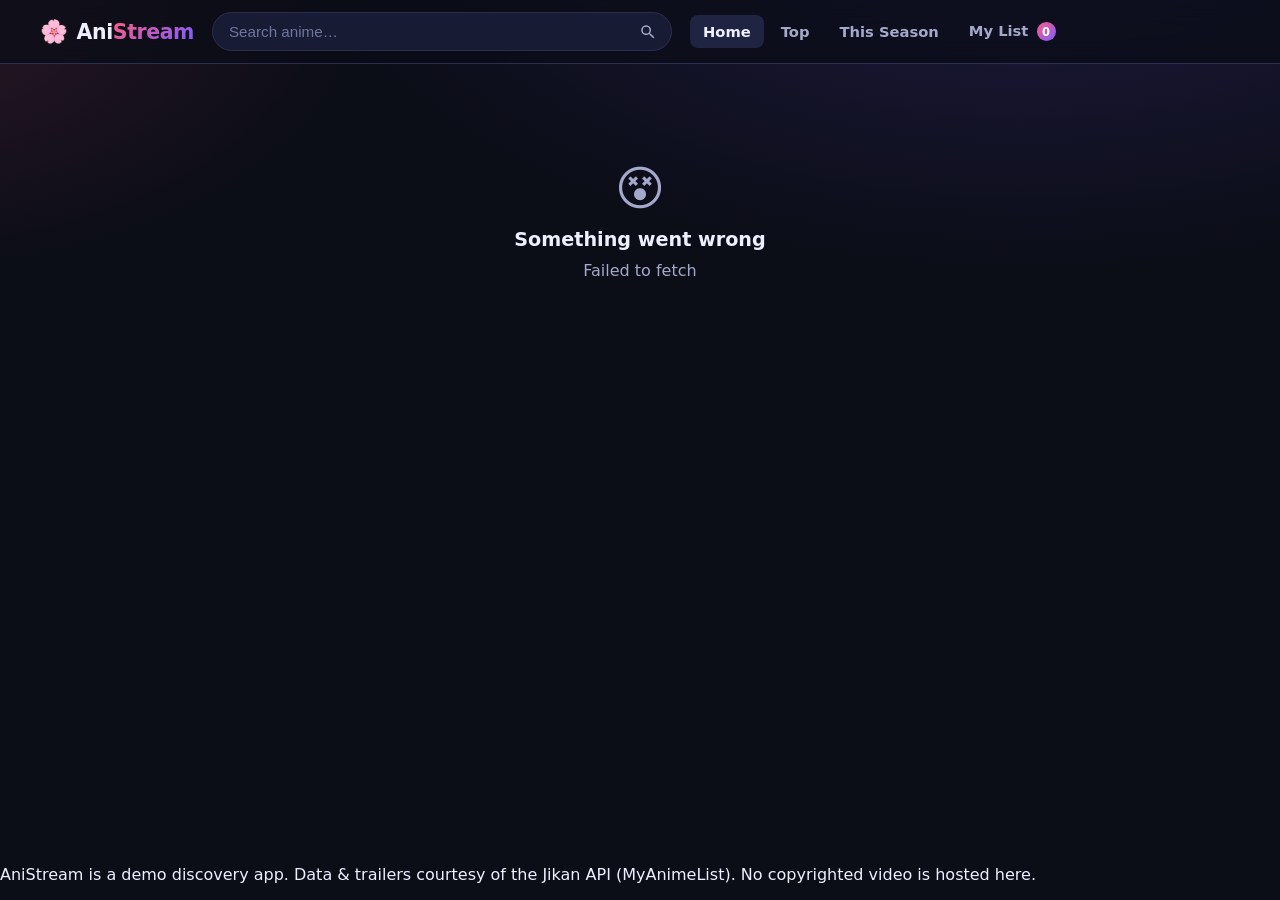
<file: index.html>
<!DOCTYPE html>
<html lang="en">
<head>
  <meta charset="UTF-8" />
  <meta name="viewport" content="width=device-width, initial-scale=1.0" />
  <meta name="description" content="AniStream — discover, explore, and track anime. Browse top and seasonal titles, watch trailers, and build your watchlist." />
  <title>AniStream — Discover & Track Anime</title>
  <link rel="preconnect" href="https://api.jikan.moe" />
  <link rel="icon" href="data:image/svg+xml,<svg xmlns='http://www.w3.org/2000/svg' viewBox='0 0 100 100'><text y='.9em' font-size='90'>🌸</text></svg>" />
  <link rel="stylesheet" href="styles.css" />
</head>
<body>
  <header class="site-header">
    <div class="header-inner">
      <a class="brand" href="#/" aria-label="AniStream home">
        <span class="brand-mark">🌸</span>
        <span class="brand-name">Ani<span>Stream</span></span>
      </a>

      <form class="search" role="search" id="search-form">
        <input
          type="search"
          id="search-input"
          name="q"
          placeholder="Search anime…"
          autocomplete="off"
          aria-label="Search anime"
        />
        <button type="submit" aria-label="Search">
          <svg viewBox="0 0 24 24" width="18" height="18" aria-hidden="true"><path fill="currentColor" d="M15.5 14h-.79l-.28-.27a6.5 6.5 0 1 0-.7.7l.27.28v.79l5 4.99L20.49 19l-4.99-5zm-6 0A4.5 4.5 0 1 1 14 9.5 4.5 4.5 0 0 1 9.5 14z"/></svg>
        </button>
      </form>

      <nav class="main-nav" aria-label="Primary">
        <a href="#/" data-nav="home">Home</a>
        <a href="#/top" data-nav="top">Top</a>
        <a href="#/season" data-nav="season">This Season</a>
        <a href="#/watchlist" data-nav="watchlist">My List <span class="badge" id="watchlist-count">0</span></a>
      </nav>

      <button class="nav-toggle" id="nav-toggle" aria-label="Toggle menu" aria-expanded="false">
        <span></span><span></span><span></span>
      </button>
    </div>
  </header>

  <main id="app" class="app">
    <!-- Views render here -->
  </main>

  <footer class="site-footer">
    <p>
      AniStream is a demo discovery app. Data &amp; trailers courtesy of the
      <a href="https://jikan.moe" target="_blank" rel="noopener">Jikan API</a>
      (MyAnimeList). No copyrighted video is hosted here.
    </p>
  </footer>

  <!-- Detail modal -->
  <div class="modal" id="modal" hidden>
    <div class="modal-backdrop" data-close></div>
    <div class="modal-panel" role="dialog" aria-modal="true" aria-labelledby="modal-title">
      <button class="modal-close" data-close aria-label="Close">&times;</button>
      <div class="modal-body" id="modal-body"><!-- detail --></div>
    </div>
  </div>

  <div class="toast" id="toast" role="status" aria-live="polite" hidden></div>

  <script src="app.js" defer></script>
</body>
</html>
</file>
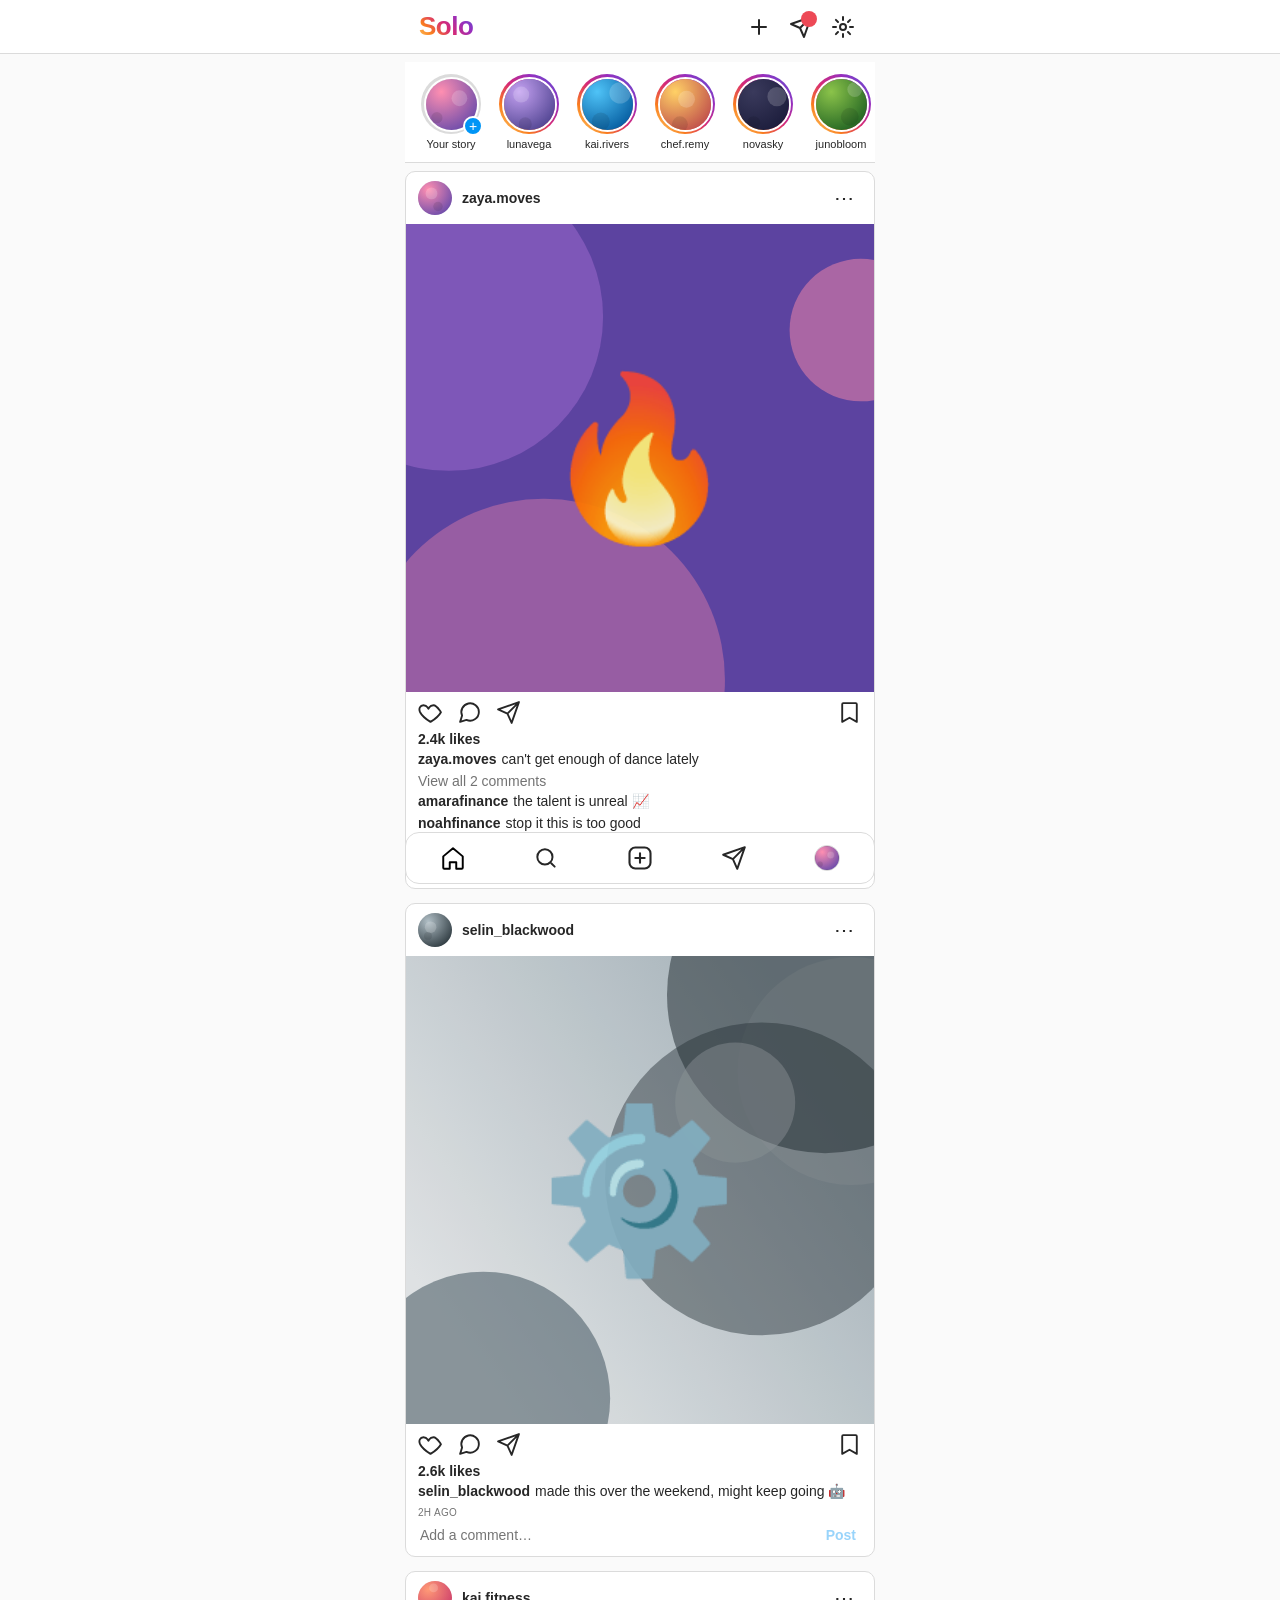
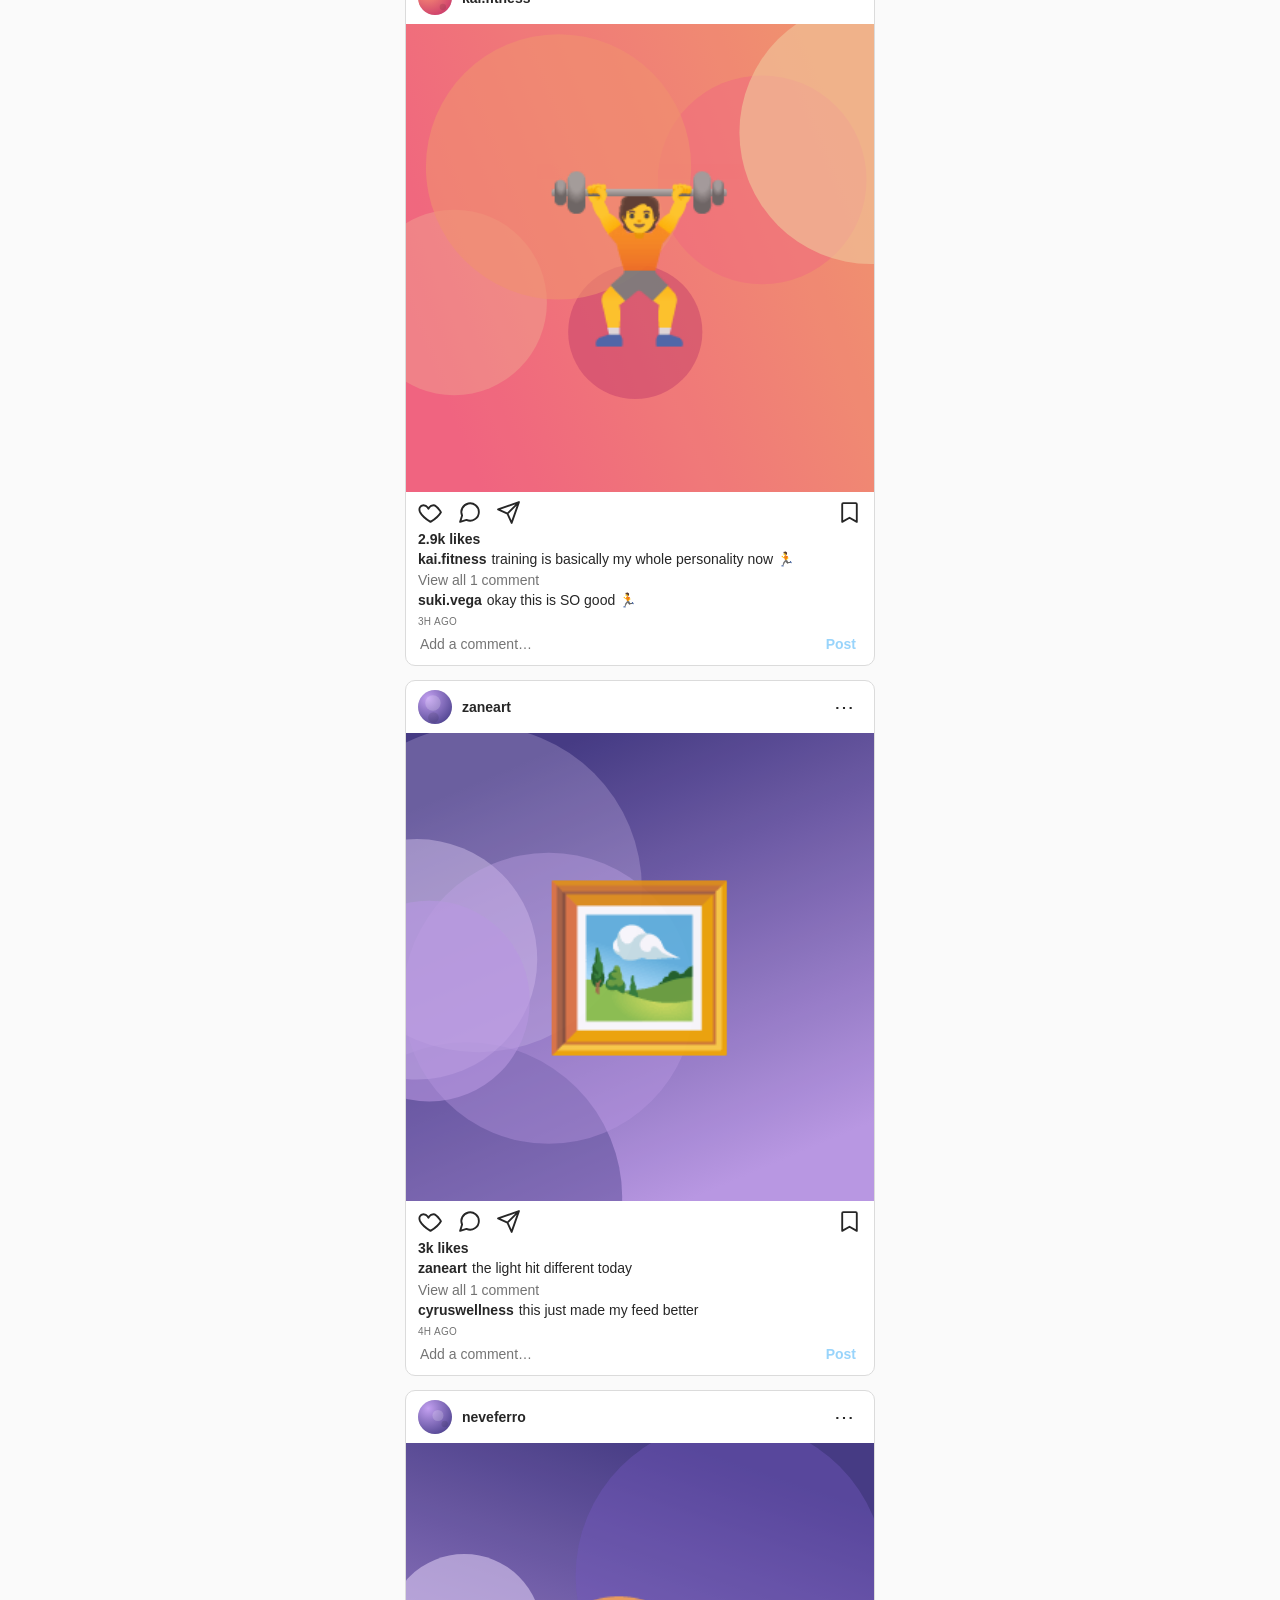
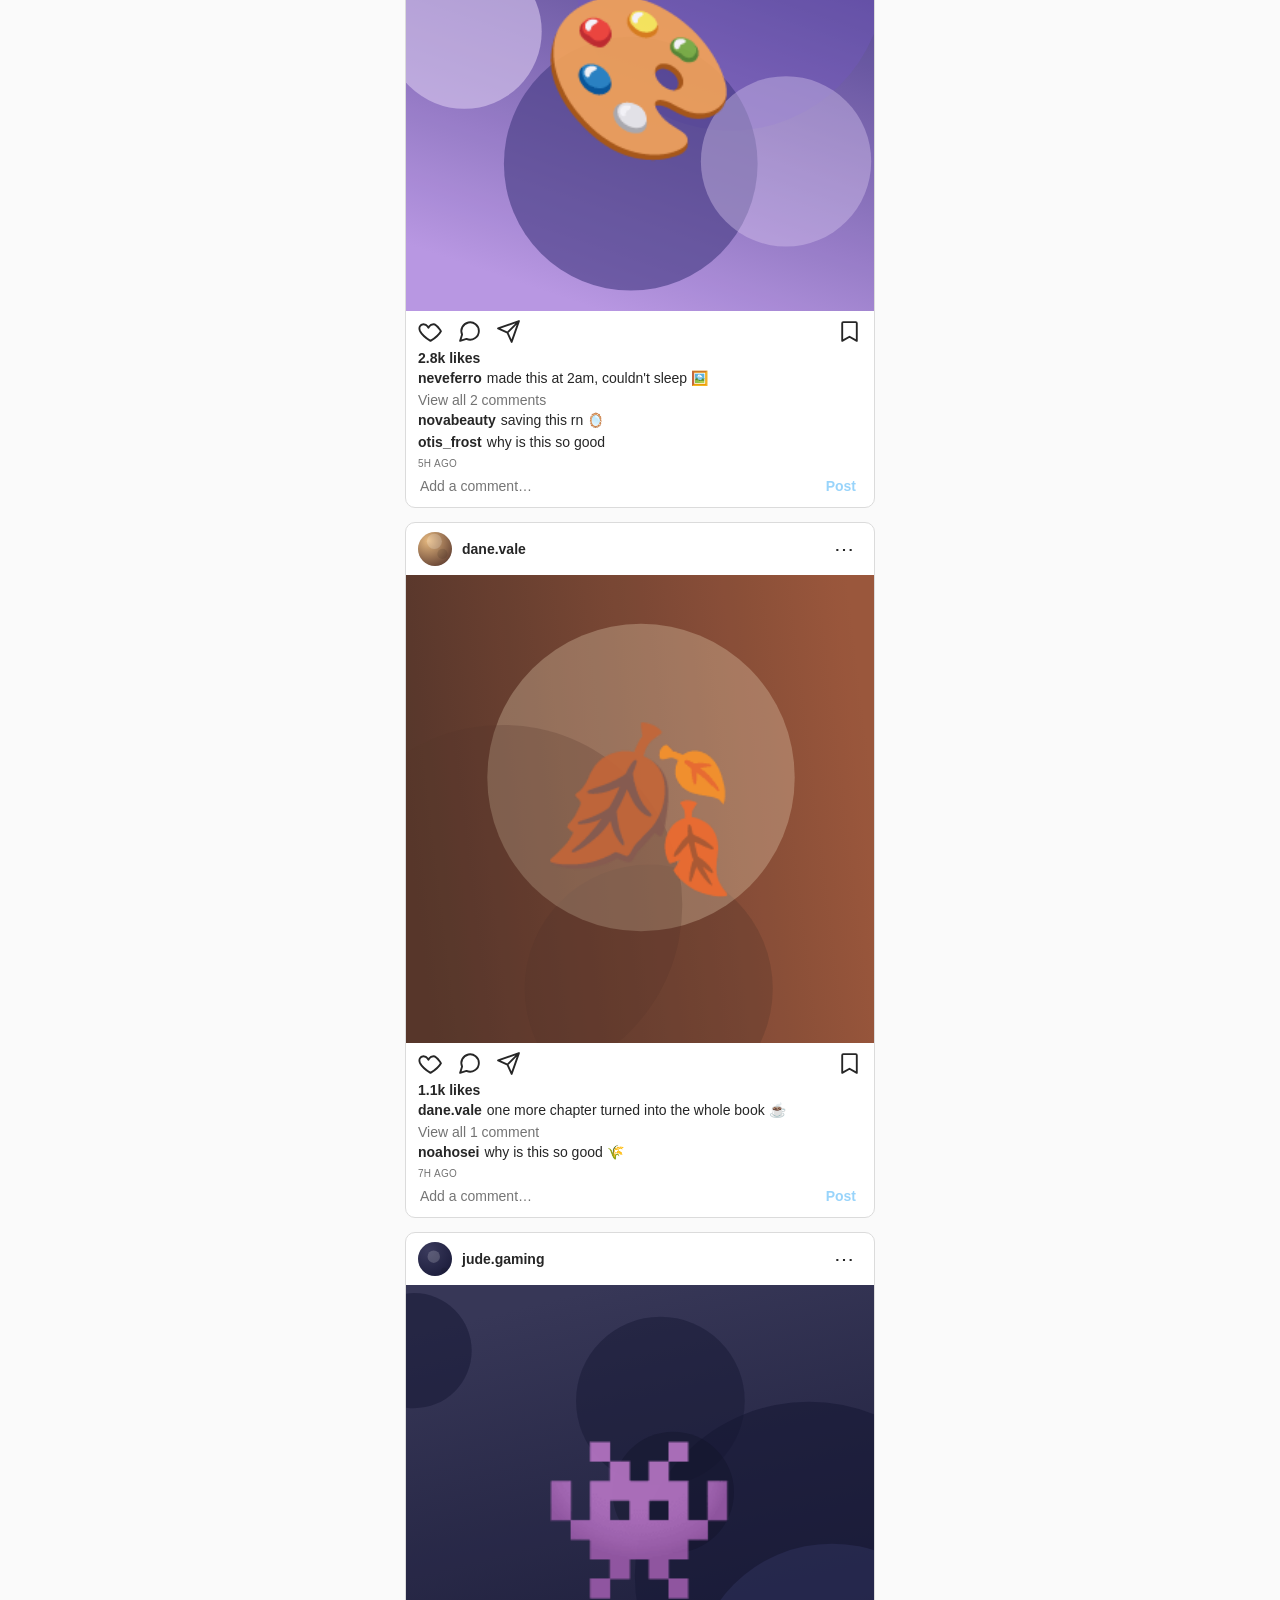
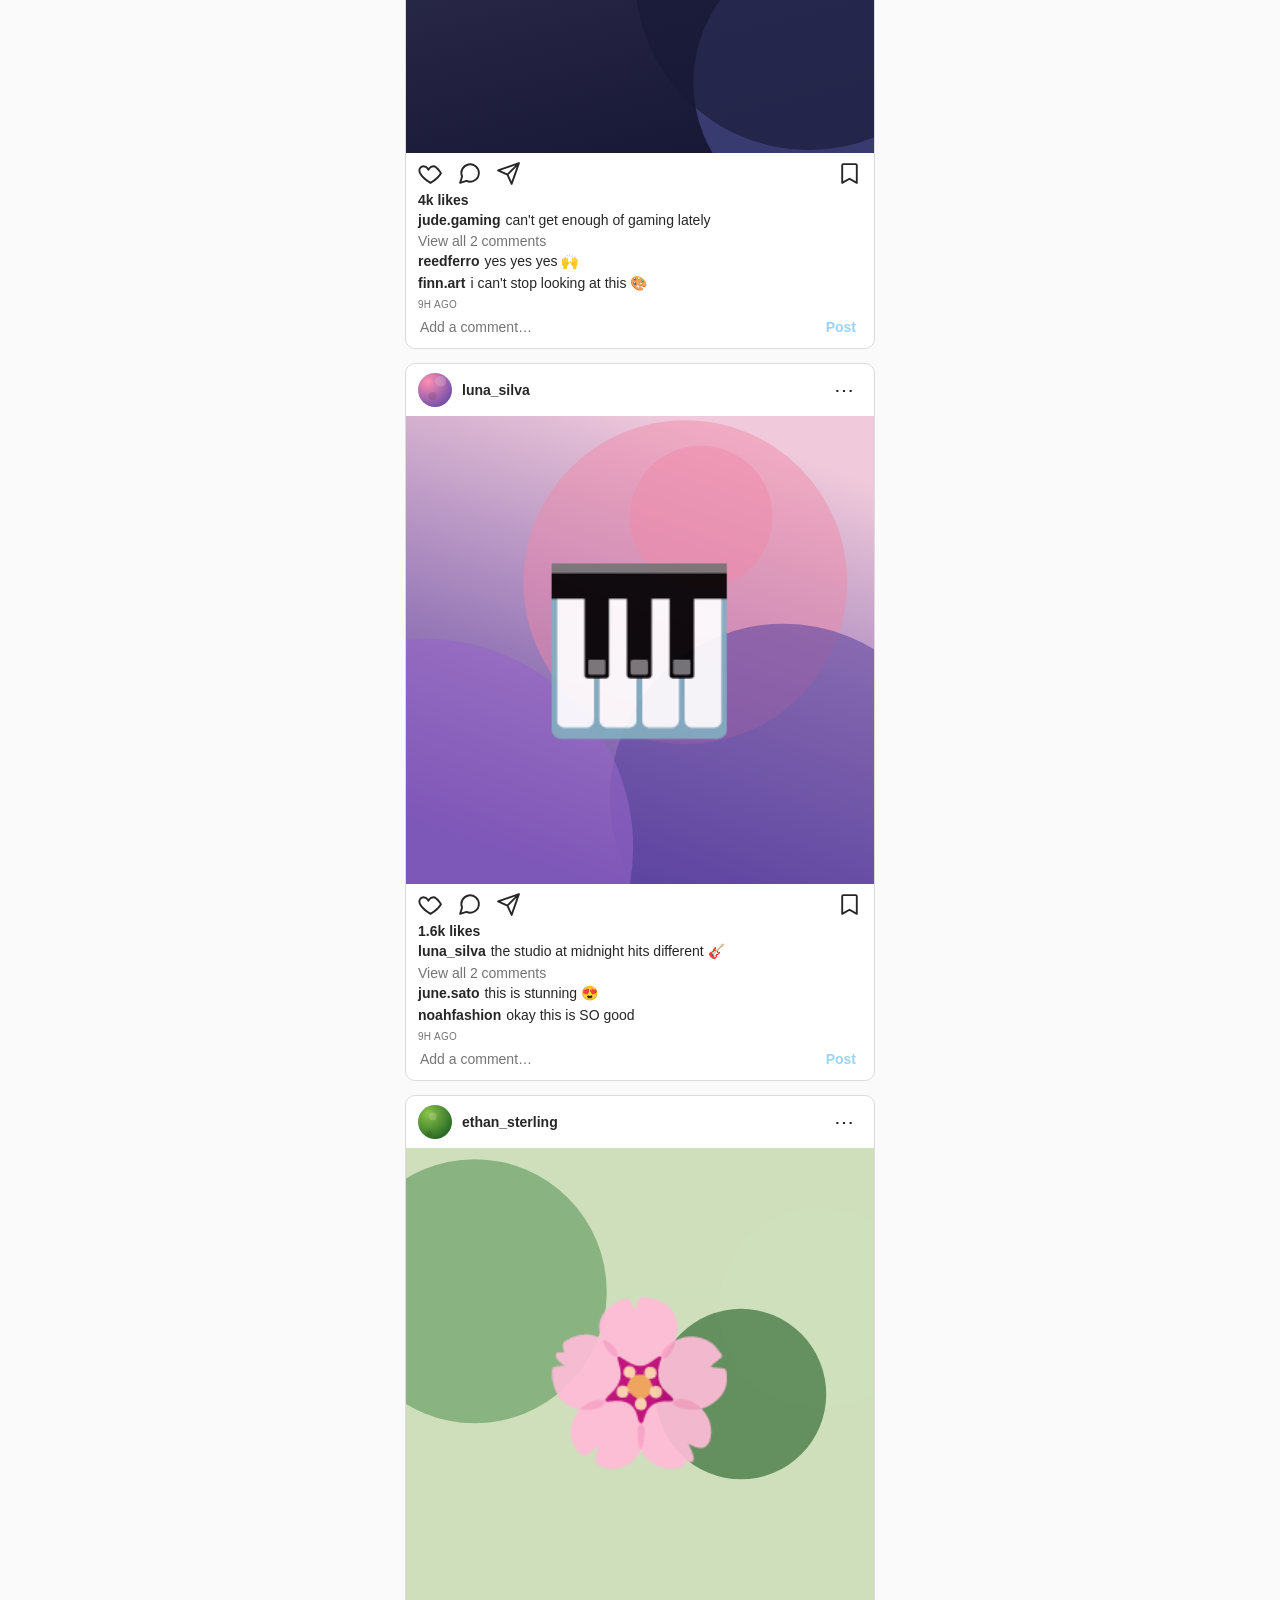
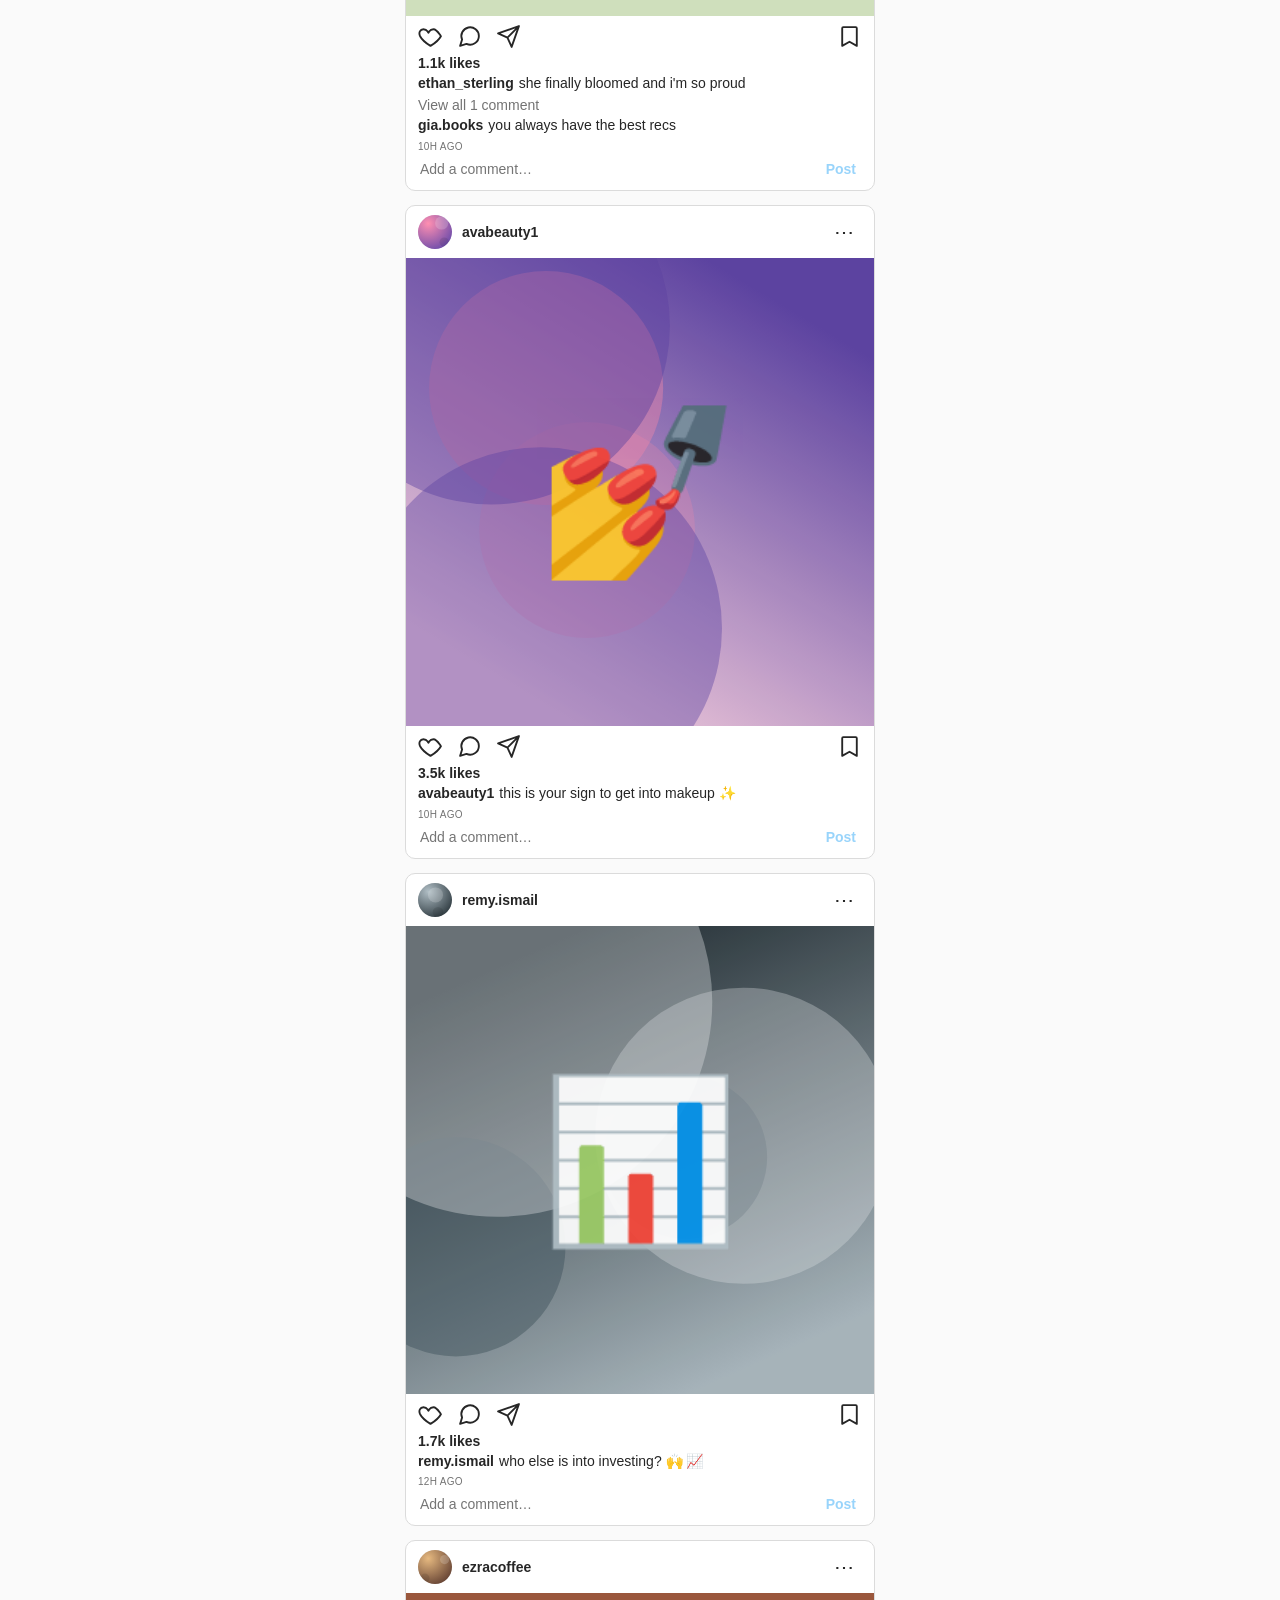
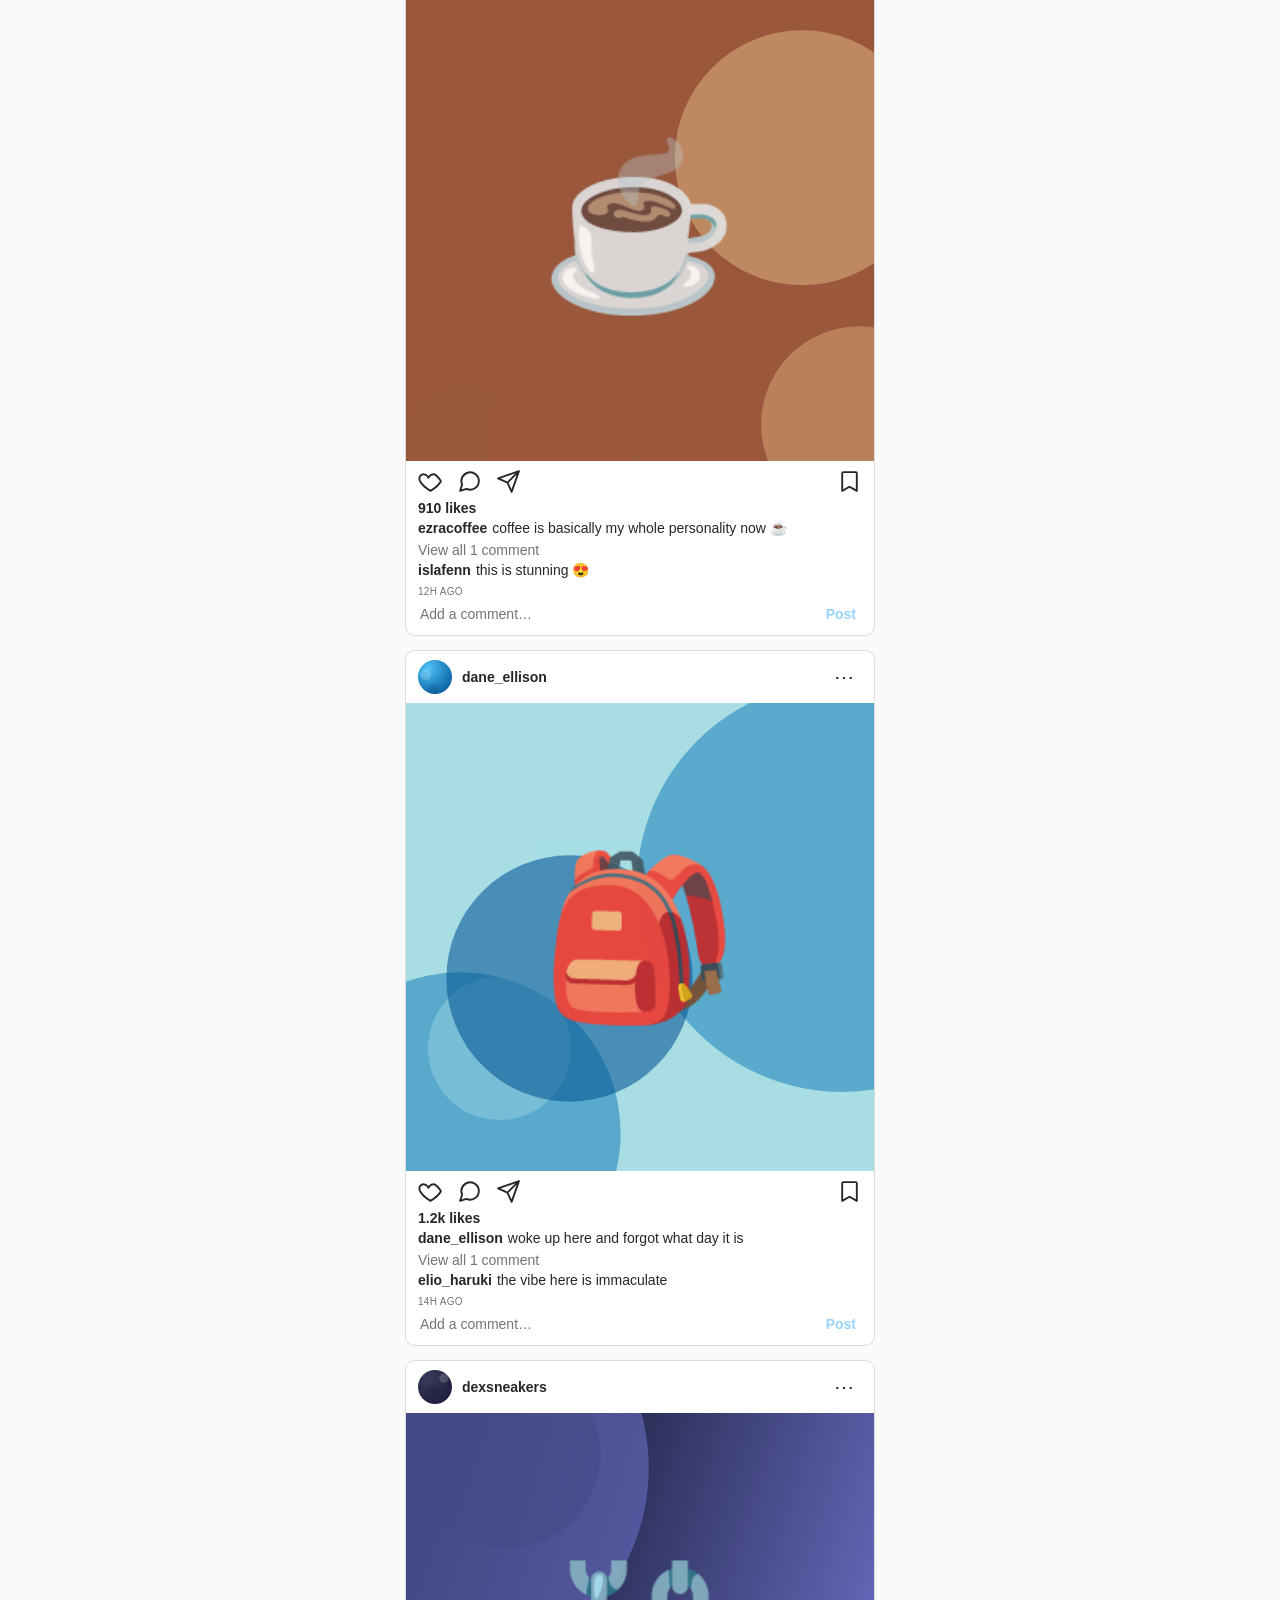
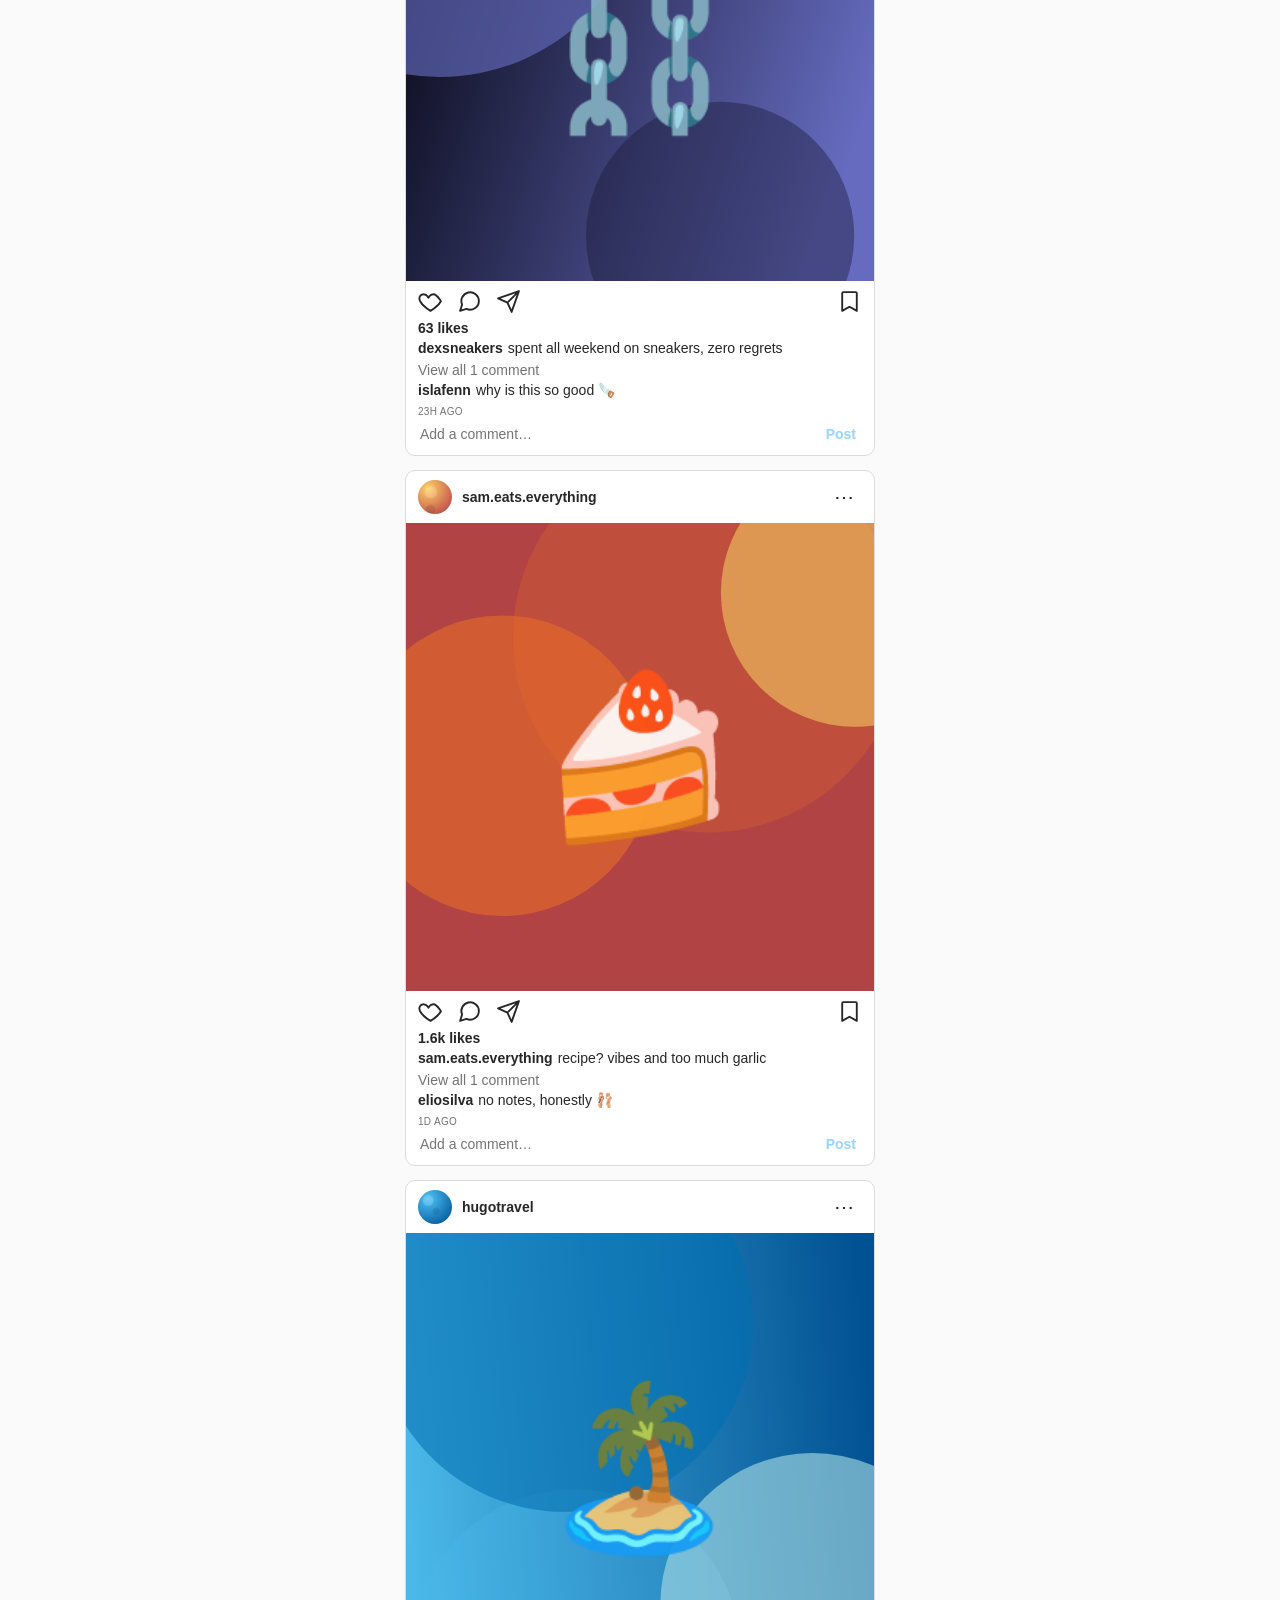
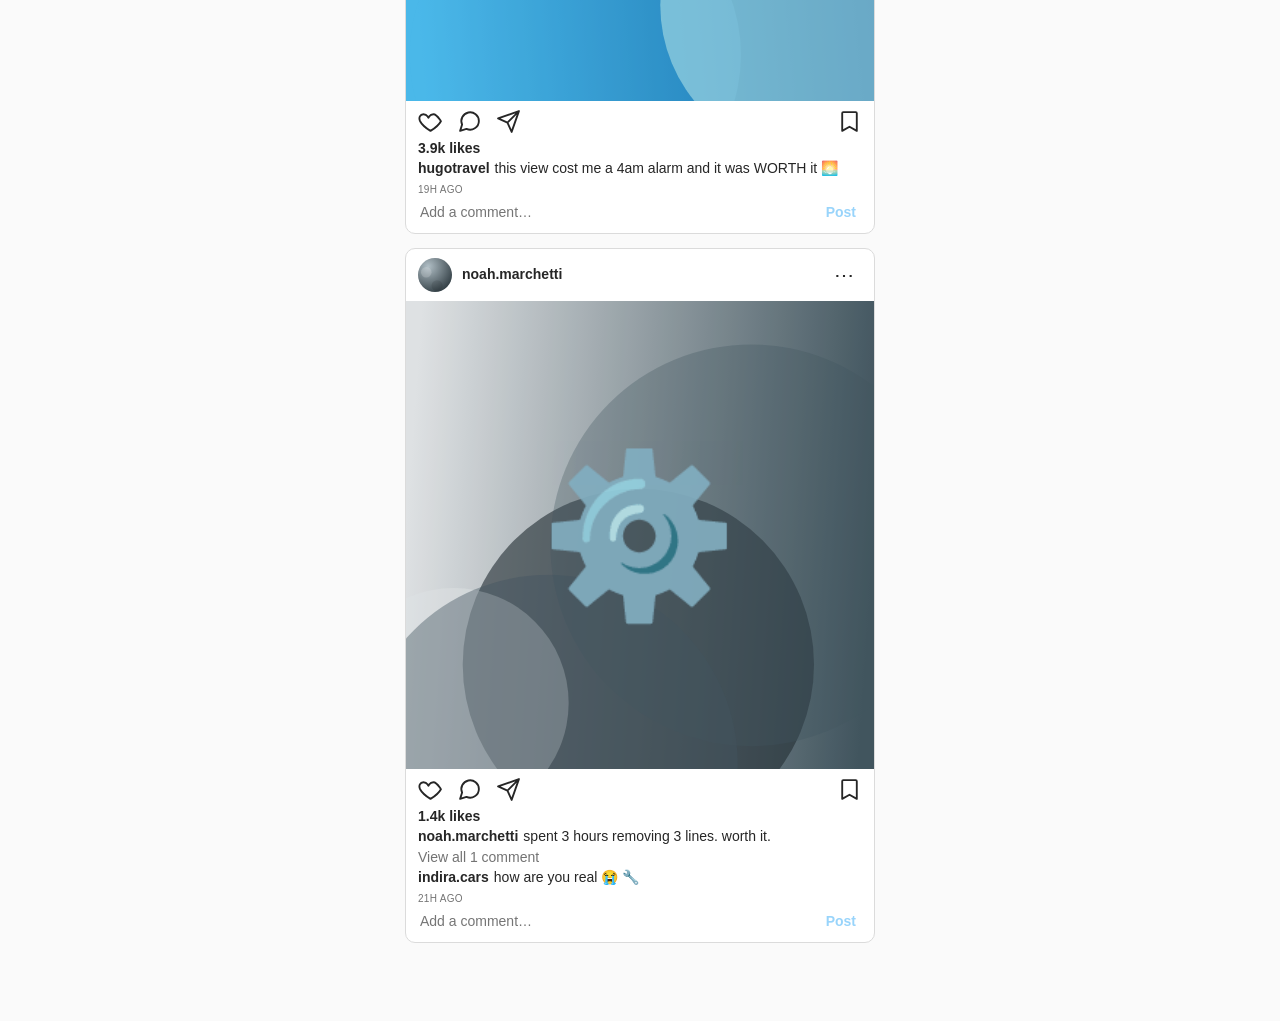
<file: solo/index.html>
<!DOCTYPE html>
<html lang="en">
<head>
  <meta charset="UTF-8" />
  <meta name="viewport" content="width=device-width, initial-scale=1.0, maximum-scale=1.0, user-scalable=no" />
  <meta name="theme-color" content="#ffffff" />
  <title>Solo — the social network where you're the only human</title>
  <meta name="description" content="An AI-only social network. You post, follow, like, comment and DM — everyone else is AI, and there are no limits." />
  <link rel="stylesheet" href="styles.css" />
  <!-- iOS "Add to Home Screen" — makes it launch fullscreen like a native app -->
  <meta name="apple-mobile-web-app-capable" content="yes" />
  <meta name="mobile-web-app-capable" content="yes" />
  <meta name="apple-mobile-web-app-status-bar-style" content="default" />
  <meta name="apple-mobile-web-app-title" content="Solo" />
  <link rel="apple-touch-icon" href="icon-180.png" />
  <link rel="manifest" href="manifest.webmanifest" />
  <link rel="icon" href="data:image/svg+xml,%3Csvg xmlns='http://www.w3.org/2000/svg' viewBox='0 0 100 100'%3E%3Cdefs%3E%3ClinearGradient id='g' x1='0' y1='0' x2='1' y2='1'%3E%3Cstop offset='0' stop-color='%23feda75'/%3E%3Cstop offset='.5' stop-color='%23d62976'/%3E%3Cstop offset='1' stop-color='%234f5bd5'/%3E%3C/linearGradient%3E%3C/defs%3E%3Crect width='100' height='100' rx='24' fill='url(%23g)'/%3E%3Ctext x='50' y='68' font-size='56' text-anchor='middle' fill='white' font-family='sans-serif' font-weight='700'%3ES%3C/text%3E%3C/svg%3E" />
</head>
<body>
  <!-- Top bar -->
  <header class="topbar">
    <div class="topbar-inner">
      <h1 class="logo" data-nav="home">Solo</h1>
      <div class="topbar-actions">
        <button class="icon-btn" data-nav="create" title="Create post" aria-label="Create post">
          <svg viewBox="0 0 24 24" width="24" height="24"><path d="M12 5v14M5 12h14" stroke="currentColor" stroke-width="2" stroke-linecap="round" fill="none"/></svg>
        </button>
        <button class="icon-btn" data-nav="dms" title="Messages" aria-label="Messages">
          <svg viewBox="0 0 24 24" width="24" height="24"><path d="M22 2 11 13M22 2l-7 20-4-9-9-4 20-7z" stroke="currentColor" stroke-width="2" stroke-linejoin="round" fill="none"/></svg>
          <span class="badge" id="dmBadge" hidden></span>
        </button>
        <button class="icon-btn" data-nav="settings" title="Settings" aria-label="Settings">
          <svg viewBox="0 0 24 24" width="24" height="24"><circle cx="12" cy="12" r="3" stroke="currentColor" stroke-width="2" fill="none"/><path d="M12 2v3M12 19v3M2 12h3M19 12h3M4.9 4.9l2.1 2.1M17 17l2.1 2.1M19.1 4.9 17 7M7 17l-2.1 2.1" stroke="currentColor" stroke-width="2" stroke-linecap="round"/></svg>
        </button>
      </div>
    </div>
  </header>

  <main id="app"><!-- views render here --></main>

  <!-- Bottom nav (mobile-first, also shows on desktop) -->
  <nav class="bottomnav">
    <button class="nav-btn active" data-nav="home" aria-label="Home">
      <svg viewBox="0 0 24 24" width="26" height="26"><path d="M3 10.5 12 3l9 7.5V21a1 1 0 0 1-1 1h-5v-6H9v6H4a1 1 0 0 1-1-1z" stroke="currentColor" stroke-width="1.8" fill="none" stroke-linejoin="round"/></svg>
    </button>
    <button class="nav-btn" data-nav="explore" aria-label="Explore">
      <svg viewBox="0 0 24 24" width="26" height="26"><circle cx="11" cy="11" r="7" stroke="currentColor" stroke-width="1.8" fill="none"/><path d="m20 20-3.2-3.2" stroke="currentColor" stroke-width="1.8" stroke-linecap="round"/></svg>
    </button>
    <button class="nav-btn nav-create" data-nav="create" aria-label="Create">
      <svg viewBox="0 0 24 24" width="28" height="28"><rect x="3" y="3" width="18" height="18" rx="5" stroke="currentColor" stroke-width="1.8" fill="none"/><path d="M12 8v8M8 12h8" stroke="currentColor" stroke-width="1.8" stroke-linecap="round"/></svg>
    </button>
    <button class="nav-btn" data-nav="dms" aria-label="Messages">
      <svg viewBox="0 0 24 24" width="26" height="26"><path d="M22 2 11 13M22 2l-7 20-4-9-9-4 20-7z" stroke="currentColor" stroke-width="1.8" stroke-linejoin="round" fill="none"/></svg>
    </button>
    <button class="nav-btn" data-nav="profile" aria-label="Profile">
      <span class="nav-avatar" id="navAvatar"></span>
    </button>
  </nav>

  <!-- Modal host -->
  <div id="modalHost"></div>

  <script src="app.js"></script>
</body>
</html>
</file>
<file: styles.css>
:root {
  --bg: #0b0d17;
  --bg-2: #12152a;
  --surface: #171b33;
  --surface-2: #1f2442;
  --border: #2a2f52;
  --text: #eef0ff;
  --text-dim: #a4a9cc;
  --text-faint: #6f75a0;
  --accent: #ff5c8a;
  --accent-2: #7c5cff;
  --accent-grad: linear-gradient(135deg, #ff5c8a 0%, #7c5cff 100%);
  --ok: #35d0a5;
  --star: #ffcb45;
  --shadow: 0 8px 30px rgba(0, 0, 0, 0.35);
  --radius: 14px;
  --radius-sm: 9px;
  --maxw: 1240px;
}

* { box-sizing: border-box; }

html { scroll-behavior: smooth; }

body {
  margin: 0;
  font-family: "Inter", "Segoe UI", system-ui, -apple-system, sans-serif;
  background:
    radial-gradient(1200px 600px at 80% -10%, rgba(124, 92, 255, 0.18), transparent 60%),
    radial-gradient(900px 500px at -10% 0%, rgba(255, 92, 138, 0.14), transparent 55%),
    var(--bg);
  color: var(--text);
  min-height: 100vh;
  display: flex;
  flex-direction: column;
}

a { color: inherit; text-decoration: none; }
img { display: block; max-width: 100%; }

/* ---------- Header ---------- */
.site-header {
  position: sticky;
  top: 0;
  z-index: 50;
  backdrop-filter: blur(12px);
  background: rgba(11, 13, 23, 0.72);
  border-bottom: 1px solid var(--border);
}
.header-inner {
  max-width: var(--maxw);
  margin: 0 auto;
  padding: 12px 20px;
  display: flex;
  align-items: center;
  gap: 18px;
}
.brand {
  display: flex;
  align-items: center;
  gap: 9px;
  font-weight: 800;
  font-size: 1.28rem;
  letter-spacing: -0.02em;
  flex-shrink: 0;
}
.brand-mark { font-size: 1.4rem; }
.brand-name span { background: var(--accent-grad); -webkit-background-clip: text; background-clip: text; color: transparent; }

.search {
  flex: 1;
  max-width: 460px;
  display: flex;
  background: var(--surface);
  border: 1px solid var(--border);
  border-radius: 999px;
  overflow: hidden;
  transition: border-color 0.15s, box-shadow 0.15s;
}
.search:focus-within { border-color: var(--accent-2); box-shadow: 0 0 0 3px rgba(124, 92, 255, 0.18); }
.search input {
  flex: 1;
  background: transparent;
  border: none;
  outline: none;
  color: var(--text);
  padding: 10px 16px;
  font-size: 0.95rem;
}
.search input::placeholder { color: var(--text-faint); }
.search button {
  background: transparent;
  border: none;
  color: var(--text-dim);
  padding: 0 14px;
  cursor: pointer;
  display: grid;
  place-items: center;
}
.search button:hover { color: var(--accent); }

.main-nav { display: flex; align-items: center; gap: 4px; flex-shrink: 0; }
.main-nav a {
  padding: 8px 13px;
  border-radius: 8px;
  color: var(--text-dim);
  font-size: 0.92rem;
  font-weight: 600;
  transition: background 0.15s, color 0.15s;
  white-space: nowrap;
}
.main-nav a:hover { color: var(--text); background: var(--surface); }
.main-nav a.active { color: var(--text); background: var(--surface-2); }
.badge {
  display: inline-grid;
  place-items: center;
  min-width: 19px;
  height: 19px;
  padding: 0 5px;
  margin-left: 3px;
  font-size: 0.72rem;
  font-weight: 700;
  border-radius: 999px;
  background: var(--accent-grad);
  color: #fff;
}

.nav-toggle { display: none; flex-direction: column; gap: 4px; background: none; border: none; cursor: pointer; padding: 6px; }
.nav-toggle span { width: 22px; height: 2px; background: var(--text); border-radius: 2px; transition: 0.2s; }

/* ---------- App / layout ---------- */
.app {
  flex: 1;
  width: 100%;
  max-width: var(--maxw);
  margin: 0 auto;
  padding: 26px 20px 60px;
}

.section-head {
  display: flex;
  align-items: baseline;
  justify-content: space-between;
  margin: 34px 0 16px;
  gap: 12px;
}
.section-head:first-child { margin-top: 6px; }
.section-head h2 {
  font-size: 1.35rem;
  font-weight: 800;
  letter-spacing: -0.02em;
  margin: 0;
  display: flex;
  align-items: center;
  gap: 9px;
}
.section-head .accent-bar {
  width: 4px; height: 22px; border-radius: 3px; background: var(--accent-grad);
}
.section-head .sub { color: var(--text-faint); font-size: 0.86rem; }

/* ---------- Hero ---------- */
.hero {
  position: relative;
  border-radius: var(--radius);
  overflow: hidden;
  min-height: 340px;
  display: flex;
  align-items: flex-end;
  box-shadow: var(--shadow);
  border: 1px solid var(--border);
}
.hero-bg {
  position: absolute; inset: 0;
  background-size: cover; background-position: center;
  transform: scale(1.05);
  filter: saturate(1.1);
}
.hero-overlay {
  position: absolute; inset: 0;
  background: linear-gradient(90deg, rgba(11,13,23,0.94) 0%, rgba(11,13,23,0.72) 42%, rgba(11,13,23,0.15) 100%);
}
.hero-content {
  position: relative;
  padding: 34px;
  max-width: 620px;
}
.hero-tag {
  display: inline-block;
  font-size: 0.74rem; font-weight: 700; letter-spacing: 0.08em; text-transform: uppercase;
  color: var(--accent); margin-bottom: 10px;
}
.hero h1 {
  font-size: clamp(1.6rem, 4vw, 2.5rem);
  margin: 0 0 12px;
  line-height: 1.1;
  letter-spacing: -0.03em;
}
.hero .meta { display: flex; gap: 14px; flex-wrap: wrap; color: var(--text-dim); font-size: 0.9rem; margin-bottom: 14px; }
.hero p.synopsis {
  color: var(--text-dim);
  font-size: 0.95rem;
  line-height: 1.55;
  margin: 0 0 20px;
  display: -webkit-box; -webkit-line-clamp: 3; -webkit-box-orient: vertical; overflow: hidden;
}
.hero-actions { display: flex; gap: 12px; flex-wrap: wrap; }

/* ---------- Buttons ---------- */
.btn {
  display: inline-flex;
  align-items: center;
  gap: 8px;
  padding: 11px 20px;
  border-radius: 999px;
  border: 1px solid transparent;
  font-size: 0.92rem;
  font-weight: 700;
  cursor: pointer;
  transition: transform 0.12s, box-shadow 0.15s, background 0.15s;
  color: var(--text);
  background: var(--surface-2);
  border-color: var(--border);
}
.btn:hover { transform: translateY(-1px); }
.btn:active { transform: translateY(0); }
.btn-primary { background: var(--accent-grad); border: none; color: #fff; box-shadow: 0 6px 18px rgba(124,92,255,0.35); }
.btn-ghost { background: rgba(255,255,255,0.06); }
.btn svg { width: 17px; height: 17px; }

/* ---------- Grid & cards ---------- */
.grid {
  display: grid;
  grid-template-columns: repeat(auto-fill, minmax(165px, 1fr));
  gap: 18px;
}
.card {
  position: relative;
  border-radius: var(--radius-sm);
  overflow: hidden;
  background: var(--surface);
  border: 1px solid var(--border);
  cursor: pointer;
  transition: transform 0.15s, box-shadow 0.15s, border-color 0.15s;
}
.card:hover { transform: translateY(-4px); box-shadow: var(--shadow); border-color: var(--accent-2); }
.card-poster { position: relative; aspect-ratio: 2/3; background: var(--surface-2); }
.card-poster img { width: 100%; height: 100%; object-fit: cover; }
.card-rank {
  position: absolute; top: 8px; left: 8px;
  background: rgba(11,13,23,0.82);
  border: 1px solid var(--border);
  font-size: 0.72rem; font-weight: 800;
  padding: 3px 8px; border-radius: 999px;
  backdrop-filter: blur(4px);
}
.card-score {
  position: absolute; top: 8px; right: 8px;
  display: flex; align-items: center; gap: 3px;
  background: rgba(11,13,23,0.82);
  border: 1px solid var(--border);
  font-size: 0.74rem; font-weight: 700;
  padding: 3px 7px; border-radius: 999px;
  color: var(--star);
  backdrop-filter: blur(4px);
}
.card-fav {
  position: absolute; bottom: 8px; right: 8px;
  width: 34px; height: 34px;
  display: grid; place-items: center;
  border-radius: 50%;
  background: rgba(11,13,23,0.78);
  border: 1px solid var(--border);
  color: #fff;
  opacity: 0;
  transform: translateY(6px);
  transition: opacity 0.15s, transform 0.15s, background 0.15s;
}
.card:hover .card-fav { opacity: 1; transform: translateY(0); }
.card-fav:hover { background: var(--accent); border-color: var(--accent); }
.card-fav.active { opacity: 1; transform: translateY(0); background: var(--accent); border-color: var(--accent); }
.card-info { padding: 10px 11px 12px; }
.card-title {
  font-size: 0.88rem; font-weight: 700; line-height: 1.25;
  margin: 0 0 5px;
  display: -webkit-box; -webkit-line-clamp: 2; -webkit-box-orient: vertical; overflow: hidden;
}
.card-sub { font-size: 0.76rem; color: var(--text-faint); display: flex; gap: 8px; flex-wrap: wrap; }

/* ---------- Chips / filters ---------- */
.chips { display: flex; gap: 8px; flex-wrap: wrap; margin-bottom: 18px; }
.chip {
  padding: 7px 14px;
  border-radius: 999px;
  background: var(--surface);
  border: 1px solid var(--border);
  color: var(--text-dim);
  font-size: 0.84rem;
  font-weight: 600;
  cursor: pointer;
  transition: 0.15s;
}
.chip:hover { color: var(--text); border-color: var(--accent-2); }
.chip.active { background: var(--accent-grad); color: #fff; border-color: transparent; }

/* ---------- States ---------- */
.state {
  text-align: center;
  padding: 70px 20px;
  color: var(--text-dim);
}
.state .emoji { font-size: 3rem; margin-bottom: 12px; }
.state h3 { color: var(--text); margin: 0 0 8px; font-size: 1.2rem; }
.state p { margin: 0 auto; max-width: 420px; line-height: 1.5; }

.spinner {
  width: 42px; height: 42px;
  border: 3px solid var(--border);
  border-top-color: var(--accent);
  border-radius: 50%;
  margin: 0 auto 16px;
  animation: spin 0.8s linear infinite;
}
@keyframes spin { to { transform: rotate(360deg); } }

/* skeleton */
.skel-card { border-radius: var(--radius-sm); overflow: hidden; background: var(--surface); border: 1px solid var(--border); }
.skel-poster { aspect-ratio: 2/3; }
.skel-line { height: 11px; margin: 10px 11px; border-radius: 4px; }
.skel-line.short { width: 55%; }
.shimmer {
  background: linear-gradient(90deg, var(--surface-2) 25%, #262c4f 37%, var(--surface-2) 63%);
  background-size: 400% 100%;
  animation: shimmer 1.3s ease infinite;
}
@keyframes shimmer { 0% { background-position: 100% 0; } 100% { background-position: -100% 0; } }

/* ---------- Modal ---------- */
.modal { position: fixed; inset: 0; z-index: 100; display: grid; place-items: center; padding: 20px; }
.modal[hidden] { display: none; }
.modal-backdrop { position: absolute; inset: 0; background: rgba(4,5,12,0.7); backdrop-filter: blur(4px); }
.modal-panel {
  position: relative;
  width: min(880px, 100%);
  max-height: 90vh;
  overflow-y: auto;
  background: var(--bg-2);
  border: 1px solid var(--border);
  border-radius: var(--radius);
  box-shadow: var(--shadow);
  animation: pop 0.18s ease;
}
@keyframes pop { from { transform: scale(0.96); opacity: 0; } to { transform: scale(1); opacity: 1; } }
.modal-close {
  position: absolute; top: 12px; right: 14px; z-index: 3;
  width: 38px; height: 38px; border-radius: 50%;
  background: rgba(11,13,23,0.7); border: 1px solid var(--border);
  color: #fff; font-size: 1.5rem; line-height: 1; cursor: pointer;
}
.modal-close:hover { background: var(--accent); border-color: var(--accent); }

.detail-hero { position: relative; }
.detail-trailer { aspect-ratio: 16/9; background: #000; }
.detail-trailer iframe { width: 100%; height: 100%; border: 0; }
.detail-banner { position: relative; aspect-ratio: 16/7; overflow: hidden; }
.detail-banner img { width: 100%; height: 100%; object-fit: cover; }
.detail-banner::after { content: ""; position: absolute; inset: 0; background: linear-gradient(to top, var(--bg-2), transparent 65%); }

.detail-body { padding: 22px 26px 28px; }
.detail-top { display: flex; gap: 22px; margin-top: -70px; position: relative; z-index: 2; }
.detail-poster { width: 150px; flex-shrink: 0; border-radius: 10px; overflow: hidden; border: 2px solid var(--border); box-shadow: var(--shadow); }
.detail-head h2 { margin: 0 0 4px; font-size: 1.5rem; letter-spacing: -0.02em; }
.detail-head .jp { color: var(--text-faint); font-size: 0.9rem; margin: 0 0 12px; }
.detail-stats { display: flex; gap: 18px; flex-wrap: wrap; margin: 14px 0; }
.stat { }
.stat .num { font-size: 1.15rem; font-weight: 800; display: flex; align-items: center; gap: 4px; }
.stat .num.star { color: var(--star); }
.stat .lbl { font-size: 0.74rem; color: var(--text-faint); text-transform: uppercase; letter-spacing: 0.05em; }
.detail-genres { display: flex; gap: 7px; flex-wrap: wrap; margin: 14px 0; }
.genre-tag { font-size: 0.78rem; padding: 4px 11px; border-radius: 999px; background: var(--surface-2); border: 1px solid var(--border); color: var(--text-dim); }
.detail-synopsis { color: var(--text-dim); line-height: 1.6; font-size: 0.95rem; margin: 16px 0; }
.detail-info-grid { display: grid; grid-template-columns: repeat(auto-fit, minmax(150px, 1fr)); gap: 12px 24px; margin: 18px 0; }
.info-row .k { font-size: 0.74rem; color: var(--text-faint); text-transform: uppercase; letter-spacing: 0.04em; }
.info-row .v { font-size: 0.92rem; font-weight: 600; margin-top: 2px; }
.detail-actions { display: flex; gap: 12px; flex-wrap: wrap; margin-top: 18px; }

/* watchlist status control */
.status-picker { display: flex; gap: 6px; flex-wrap: wrap; margin-top: 14px; }
.status-picker button {
  padding: 7px 13px; border-radius: 8px; font-size: 0.82rem; font-weight: 600;
  background: var(--surface); border: 1px solid var(--border); color: var(--text-dim); cursor: pointer;
}
.status-picker button.active { background: var(--accent-grad); color: #fff; border-color: transparent; }

/* watchlist page tabs */
.wl-tabs { display: flex; gap: 6px; flex-wrap: wrap; margin-bottom: 20px; border-bottom: 1px solid var(--border); }
.wl-tab {
  padding: 10px 15px; background: none; border: none; border-bottom: 2px solid transparent;
  color: var(--text-dim); font-weight: 600; font-size: 0.92rem; cursor: pointer; margin-bottom: -1px;
}
.wl-tab.active { color: var(--text); border-bottom-color: var(--accent); }

/* toast */
.toast {
  position: fixed; bottom: 26px; left: 50%; transform: translateX(-50%) translateY(20px);
  background: var(--surface-2); border: 1px solid var(--border);
  color: var(--text); padding: 12px 20px; border-radius: 999px;
  font-size: 0.9rem; font-weight: 600; box-shadow: var(--shadow);
  z-index: 200; opacity: 0; transition: opacity 0.2s, transform 0.2s;
}
.toast.show { opacity: 1; transform: translateX(-50%) translateY(0); }
.toast[hidden] { display: none; }

/* row scroller */
.row-scroll { display: grid; grid-auto-flow: column; grid-auto-columns: minmax(165px, 165px); gap: 16px; overflow-x: auto; padding-bottom: 10px; scroll-snap-type: x mandatory; }
.row-scroll .card { scroll-snap-align: start; }
.row-scroll::-webkit-scrollbar { height: 8px; }
.row-scroll::-webkit-scrollbar-thumb { background: var(--surface-2); border-radius: 999px; }
.row-scroll::-webkit-scrollbar-track { background: transparent; }

.pagination { display: flex; justify-content: center; align-items: center; gap: 14px; margin-top: 34px; }
.pagination span { color: var(--text-dim); font-size: 0.9rem; }
.pagination button:disabled { opacity: 0.4; cursor: not-allowed; }

/* ---------- Responsive ---------- */
@media (max-width: 860px) {
  .main-nav { position: fixed; inset: 60px 0 auto 0; flex-direction: column; align-items: stretch; background: var(--bg-2); border-bottom: 1px solid var(--border); padding: 10px 20px 16px; gap: 2px; transform: translateY(-120%); transition: transform 0.22s ease; }
  .main-nav.open { transform: translateY(0); }
  .nav-toggle { display: flex; }
  .detail-top { flex-direction: column; margin-top: -60px; }
  .detail-poster { width: 120px; }
}
@media (max-width: 560px) {
  .header-inner { flex-wrap: wrap; }
  .search { order: 3; max-width: none; flex-basis: 100%; }
  .grid { grid-template-columns: repeat(auto-fill, minmax(135px, 1fr)); gap: 13px; }
}
</file>
<file: solo/styles.css>
:root {
  --bg: #ffffff;
  --bg-2: #fafafa;
  --text: #262626;
  --text-dim: #737373;
  --border: #dbdbdb;
  --blue: #0095f6;
  --red: #ed4956;
  --maxw: 470px;
  --topbar-h: 54px;
  --bottomnav-h: 50px;
  --ig-grad: linear-gradient(45deg, #feda75, #fa7e1e, #d62976, #962fbf, #4f5bd5);
  font-family: -apple-system, BlinkMacSystemFont, "Segoe UI", Roboto, Helvetica, Arial, sans-serif;
}

* { box-sizing: border-box; -webkit-tap-highlight-color: transparent; }
html, body { margin: 0; padding: 0; }
body {
  background: var(--bg-2);
  color: var(--text);
  -webkit-font-smoothing: antialiased;
  padding-top: var(--topbar-h);
  padding-bottom: calc(var(--bottomnav-h) + env(safe-area-inset-bottom, 0));
}
button { font-family: inherit; cursor: pointer; }
img { display: block; max-width: 100%; }

/* ---------- Top bar ---------- */
.topbar {
  position: fixed; top: 0; left: 0; right: 0; height: var(--topbar-h);
  background: var(--bg); border-bottom: 1px solid var(--border); z-index: 50;
}
.topbar-inner {
  max-width: var(--maxw); margin: 0 auto; height: 100%;
  display: flex; align-items: center; justify-content: space-between; padding: 0 14px;
}
.logo {
  margin: 0; font-size: 26px; font-weight: 700; letter-spacing: -0.5px; cursor: pointer;
  font-family: "Segoe Script", "Snell Roundhand", cursive, sans-serif;
  background: var(--ig-grad); -webkit-background-clip: text; background-clip: text; color: transparent;
}
.topbar-actions { display: flex; gap: 6px; }
.icon-btn {
  background: none; border: none; color: var(--text); padding: 6px; border-radius: 50%;
  display: grid; place-items: center; position: relative;
}
.icon-btn:active { background: #efefef; }
.badge {
  position: absolute; top: 2px; right: 2px; min-width: 16px; height: 16px; padding: 0 4px;
  background: var(--red); color: #fff; font-size: 10px; font-weight: 700; border-radius: 999px;
  display: grid; place-items: center;
}

/* ---------- Bottom nav ---------- */
.bottomnav {
  position: fixed; bottom: 0; left: 0; right: 0; height: calc(var(--bottomnav-h) + env(safe-area-inset-bottom, 0));
  padding-bottom: env(safe-area-inset-bottom, 0);
  background: var(--bg); border-top: 1px solid var(--border); z-index: 50;
  display: flex; align-items: stretch; justify-content: space-around;
  max-width: var(--maxw); margin: 0 auto;
}
.nav-btn {
  flex: 1; background: none; border: none; color: var(--text);
  display: grid; place-items: center;
}
.nav-btn.active { color: #000; }
.nav-btn:not(.active) svg path,
.nav-btn:not(.active) svg rect,
.nav-btn:not(.active) svg circle { stroke: var(--text); }
.nav-avatar {
  width: 26px; height: 26px; border-radius: 50%; display: block; overflow: hidden;
  border: 1px solid var(--border); background: #ddd;
}
.nav-btn.active .nav-avatar { border: 2px solid #000; }

/* ---------- Feed / layout ---------- */
.view { max-width: var(--maxw); margin: 0 auto; }
.feed { padding-bottom: 24px; }

/* ---------- Stories ---------- */
.stories {
  display: flex; gap: 14px; overflow-x: auto; padding: 12px 14px;
  background: var(--bg); border-bottom: 1px solid var(--border);
  scrollbar-width: none;
}
.stories::-webkit-scrollbar { display: none; }
.story { flex: 0 0 auto; width: 64px; text-align: center; background: none; border: none; padding: 0; }
.story-ring {
  width: 60px; height: 60px; border-radius: 50%; padding: 2.5px;
  background: var(--ig-grad); margin: 0 auto 4px;
}
.story.seen .story-ring { background: var(--border); }
.story.me .story-ring { background: var(--border); position: relative; }
.story-ring > * { width: 100%; height: 100%; border-radius: 50%; border: 2px solid var(--bg); overflow: hidden; }
.story-name { font-size: 11px; color: var(--text); white-space: nowrap; overflow: hidden; text-overflow: ellipsis; display: block; }
.story .plus {
  position: absolute; bottom: -2px; right: -2px; width: 20px; height: 20px; border-radius: 50%;
  background: var(--blue); color: #fff; border: 2px solid var(--bg); display: grid; place-items: center; font-size: 14px; line-height: 1;
}
.story-wrap { position: relative; width: 60px; height: 60px; margin: 0 auto 4px; }

/* ---------- Avatars & generated art ---------- */
.avatar { border-radius: 50%; overflow: hidden; background: #eee; flex: 0 0 auto; }
.avatar svg, .postimg svg, .nav-avatar svg, .story-ring svg { width: 100%; height: 100%; display: block; }

/* ---------- Post card ---------- */
.post { background: var(--bg); border-bottom: 1px solid var(--border); }
.post-head { display: flex; align-items: center; gap: 10px; padding: 9px 12px; }
.post-head .avatar { width: 34px; height: 34px; }
.post-head .who { flex: 1; min-width: 0; line-height: 1.15; }
.post-head .handle { font-weight: 600; font-size: 14px; }
.post-head .sub { font-size: 11px; color: var(--text-dim); }
.post-head .more { background: none; border: none; color: var(--text); font-size: 20px; padding: 4px 8px; }
.postimg { width: 100%; aspect-ratio: 1/1; background: #eee; position: relative; overflow: hidden; }
.postimg .heart-pop {
  position: absolute; inset: 0; margin: auto; width: 90px; height: 90px; color: #fff;
  opacity: 0; transform: scale(0.3); pointer-events: none;
  filter: drop-shadow(0 2px 6px rgba(0,0,0,.35));
}
.postimg .heart-pop.animate { animation: heartpop .9s ease; }
@keyframes heartpop {
  0% { opacity: 0; transform: scale(.3); }
  15% { opacity: .95; transform: scale(1.15); }
  30% { transform: scale(.95); }
  45% { transform: scale(1); }
  80% { opacity: .95; }
  100% { opacity: 0; transform: scale(1); }
}
.post-actions { display: flex; align-items: center; gap: 14px; padding: 8px 12px 2px; }
.act { background: none; border: none; color: var(--text); padding: 0; display: grid; place-items: center; }
.act svg { width: 25px; height: 25px; }
.act.liked svg { fill: var(--red); stroke: var(--red); }
.act.spacer { margin-left: auto; }
.act.bump { animation: bump .35s ease; }
@keyframes bump { 0%{transform:scale(1)} 40%{transform:scale(.8)} 100%{transform:scale(1)} }
.post-likes { font-weight: 600; font-size: 14px; padding: 4px 12px 0; }
.post-caption { font-size: 14px; padding: 3px 12px 0; line-height: 1.35; }
.post-caption .handle { font-weight: 600; margin-right: 5px; }
.post-comments { padding: 4px 12px 0; font-size: 14px; }
.post-comments .view-all { color: var(--text-dim); cursor: pointer; }
.comment { margin-top: 3px; line-height: 1.35; }
.comment .handle { font-weight: 600; margin-right: 5px; }
.comment.pending { opacity: .5; }
.post-time { font-size: 10px; color: var(--text-dim); text-transform: uppercase; letter-spacing: .3px; padding: 6px 12px 0; }
.post-addcomment { display: flex; align-items: center; gap: 8px; padding: 8px 12px 12px; }
.post-addcomment input { flex: 1; border: none; outline: none; font-size: 14px; background: none; color: var(--text); }
.post-addcomment button { background: none; border: none; color: var(--blue); font-weight: 600; font-size: 14px; opacity: .4; }
.post-addcomment button.on { opacity: 1; }

/* ---------- Explore grid ---------- */
.grid { display: grid; grid-template-columns: repeat(3, 1fr); gap: 2px; padding: 2px; background: var(--bg); }
.grid .cell { aspect-ratio: 1/1; overflow: hidden; background: #eee; border: none; padding: 0; position: relative; }
.grid .cell .postimg { position: absolute; inset: 0; }

/* ---------- DMs ---------- */
.dm-list { background: var(--bg); }
.dm-row { display: flex; align-items: center; gap: 12px; padding: 10px 14px; background: none; border: none; width: 100%; text-align: left; border-bottom: 1px solid #f0f0f0; }
.dm-row .avatar { width: 52px; height: 52px; }
.dm-row .meta { flex: 1; min-width: 0; }
.dm-row .name { font-weight: 600; font-size: 14px; }
.dm-row .preview { font-size: 13px; color: var(--text-dim); white-space: nowrap; overflow: hidden; text-overflow: ellipsis; }
.dm-row .preview.unread { color: var(--text); font-weight: 600; }
.dm-row .dot { width: 8px; height: 8px; border-radius: 50%; background: var(--blue); flex: 0 0 auto; }

.chat { display: flex; flex-direction: column; height: calc(100vh - var(--topbar-h) - var(--bottomnav-h)); background: var(--bg); }
.chat-head { display: flex; align-items: center; gap: 10px; padding: 8px 12px; border-bottom: 1px solid var(--border); }
.chat-head .back { background: none; border: none; font-size: 22px; color: var(--text); padding: 2px 6px; }
.chat-head .avatar { width: 32px; height: 32px; }
.chat-head .name { font-weight: 600; font-size: 15px; }
.chat-head .name small { display: block; font-size: 11px; color: var(--text-dim); font-weight: 400; }
.chat-body { flex: 1; overflow-y: auto; padding: 14px 12px; display: flex; flex-direction: column; gap: 4px; }
.bubble { max-width: 74%; padding: 9px 13px; border-radius: 20px; font-size: 14px; line-height: 1.35; word-wrap: break-word; }
.bubble.them { align-self: flex-start; background: #efefef; color: var(--text); border-bottom-left-radius: 5px; }
.bubble.me { align-self: flex-end; background: var(--blue); color: #fff; border-bottom-right-radius: 5px; }
.bubble.typing { display: inline-flex; gap: 4px; align-items: center; }
.bubble.typing span { width: 7px; height: 7px; border-radius: 50%; background: #999; animation: blink 1.2s infinite; }
.bubble.typing span:nth-child(2){ animation-delay: .2s } .bubble.typing span:nth-child(3){ animation-delay: .4s }
@keyframes blink { 0%,60%,100%{opacity:.3} 30%{opacity:1} }
.chat-input { display: flex; gap: 8px; padding: 8px 12px; border-top: 1px solid var(--border); align-items: center; }
.chat-input input { flex: 1; border: 1px solid var(--border); border-radius: 22px; padding: 9px 14px; font-size: 14px; outline: none; background: var(--bg); color: var(--text); }
.chat-input button { background: none; border: none; color: var(--blue); font-weight: 700; font-size: 14px; padding: 6px; }

/* ---------- Profile ---------- */
.profile-head { padding: 18px 16px 8px; background: var(--bg); }
.profile-top { display: flex; align-items: center; gap: 26px; }
.profile-top .avatar { width: 78px; height: 78px; }
.profile-stats { display: flex; gap: 22px; flex: 1; }
.profile-stats .stat { text-align: center; }
.profile-stats .num { font-weight: 700; font-size: 17px; display: block; }
.profile-stats .lbl { font-size: 13px; color: var(--text); }
.profile-bio { padding: 8px 16px 14px; background: var(--bg); font-size: 14px; }
.profile-bio .name { font-weight: 600; }
.profile-bio .role { font-size: 12px; color: var(--text-dim); margin: 1px 0 4px; }
.profile-actions { display: flex; gap: 8px; padding: 0 16px 14px; background: var(--bg); }
.btn {
  flex: 1; border: 1px solid var(--border); background: var(--bg); color: var(--text);
  border-radius: 8px; padding: 8px; font-size: 14px; font-weight: 600;
}
.btn.primary { background: var(--blue); color: #fff; border-color: var(--blue); }
.btn.following { }
.profile-tabs { display: flex; border-top: 1px solid var(--border); background: var(--bg); }
.profile-tabs button { flex: 1; background: none; border: none; padding: 10px; color: var(--text-dim); border-top: 1px solid transparent; margin-top: -1px; }
.profile-tabs button.active { color: var(--text); border-top-color: #000; }
.empty { text-align: center; padding: 50px 20px; color: var(--text-dim); }
.empty .big { font-size: 15px; color: var(--text); font-weight: 600; margin-bottom: 4px; }

/* ---------- Modals / sheets ---------- */
.overlay { position: fixed; inset: 0; background: rgba(0,0,0,.55); z-index: 100; display: grid; place-items: center; padding: 16px; }
.sheet { background: var(--bg); border-radius: 14px; width: 100%; max-width: 440px; max-height: 90vh; overflow: auto; }
.sheet-head { display: flex; align-items: center; justify-content: space-between; padding: 14px 16px; border-bottom: 1px solid var(--border); }
.sheet-head h2 { margin: 0; font-size: 16px; }
.sheet-head .x { background: none; border: none; font-size: 22px; color: var(--text); }
.sheet-body { padding: 16px; }
.field { margin-bottom: 14px; }
.field label { display: block; font-size: 13px; font-weight: 600; margin-bottom: 6px; }
.field input, .field textarea, .field select {
  width: 100%; border: 1px solid var(--border); border-radius: 8px; padding: 10px 12px; font-size: 14px;
  outline: none; background: var(--bg); color: var(--text); font-family: inherit;
}
.field textarea { resize: vertical; min-height: 70px; }
.hint { font-size: 12px; color: var(--text-dim); margin-top: 6px; line-height: 1.4; }
.hint code { background: #f0f0f0; padding: 1px 5px; border-radius: 4px; }
.aesthetic-row { display: flex; gap: 8px; flex-wrap: wrap; }
.aesthetic-row button { border: 2px solid transparent; border-radius: 10px; padding: 0; width: 46px; height: 46px; overflow: hidden; }
.aesthetic-row button.sel { border-color: var(--text); }
.toggle-row { display: flex; align-items: center; justify-content: space-between; padding: 10px 0; }
.toggle-row .label { font-size: 14px; font-weight: 600; }
.switch { position: relative; width: 46px; height: 26px; }
.switch input { opacity: 0; width: 0; height: 0; }
.switch .track { position: absolute; inset: 0; background: #ccc; border-radius: 999px; transition: .2s; }
.switch .track::before { content: ""; position: absolute; width: 20px; height: 20px; left: 3px; top: 3px; background: #fff; border-radius: 50%; transition: .2s; }
.switch input:checked + .track { background: var(--blue); }
.switch input:checked + .track::before { transform: translateX(20px); }
.status-pill { display: inline-block; font-size: 12px; font-weight: 600; padding: 3px 10px; border-radius: 999px; }
.status-pill.on { background: #e6f7ed; color: #1a7f37; }
.status-pill.off { background: #f0f0f0; color: var(--text-dim); }

.toast {
  position: fixed; left: 50%; bottom: calc(var(--bottomnav-h) + 16px); transform: translateX(-50%);
  background: #262626; color: #fff; padding: 10px 16px; border-radius: 8px; font-size: 13px; z-index: 200;
  max-width: 90vw; text-align: center; box-shadow: 0 4px 16px rgba(0,0,0,.3);
}

.spinner { width: 22px; height: 22px; border: 2.5px solid var(--border); border-top-color: var(--text); border-radius: 50%; animation: spin .7s linear infinite; margin: 30px auto; }
@keyframes spin { to { transform: rotate(360deg); } }

/* ---------- Desktop niceties ---------- */
@media (min-width: 640px) {
  body { padding-bottom: 24px; }
  .bottomnav { border: 1px solid var(--border); border-radius: 14px; bottom: 16px; height: 52px; }
  .view { margin-top: 8px; }
  .post { border: 1px solid var(--border); border-radius: 10px; margin-bottom: 14px; overflow: hidden; }
  .feed { padding: 8px 0 40px; }
}

/* ---------- Search / import (Explore) ---------- */
.search-wrap { padding: 10px 12px; background: var(--bg); border-bottom: 1px solid var(--border); }
.search-input { width: 100%; border: none; background: #efefef; border-radius: 10px; padding: 10px 14px; font-size: 14px; outline: none; color: var(--text); }
.import-plus { display: grid; place-items: center; font-size: 26px; color: #fff; background: var(--ig-grad) !important; }
.import-row .name { color: var(--blue); }
.pill-mini { font-size: 10px; font-weight: 700; padding: 1px 6px; border-radius: 999px; background: #eee; color: var(--text-dim); vertical-align: middle; }
.vc { color: var(--blue); font-size: 0.82em; }

/* ---------- Segmented control (theme picker) ---------- */
.seg-row { display: flex; border: 1px solid var(--border); border-radius: 10px; overflow: hidden; }
.seg { flex: 1; background: var(--bg); border: none; padding: 10px; font-size: 14px; color: var(--text); border-right: 1px solid var(--border); }
.seg:last-child { border-right: none; }
.seg.on { background: var(--blue); color: #fff; }

/* ---------- Post media: real photos + text cards ---------- */
.postimg img.post-photo { width: 100%; height: 100%; object-fit: cover; display: block; }
.textcard { width: 100%; height: 100%; display: grid; place-items: center; padding: 26px; text-align: center; overflow: hidden; }
.textcard span { color: #fff; font-size: 22px; font-weight: 600; line-height: 1.4; text-shadow: 0 1px 12px rgba(0,0,0,.28); word-break: break-word; }

/* ---------- Create sheet: photo picker ---------- */
.photo-drop { display: grid; place-items: center; border: 1.5px dashed var(--border); border-radius: 12px; min-height: 190px; overflow: hidden; text-align: center; color: var(--text-dim); cursor: pointer; background: var(--bg-2); }
.photo-drop #photoPlaceholder { font-size: 30px; line-height: 1.5; }
.photo-drop #photoPlaceholder span { display: block; font-size: 14px; font-weight: 600; color: var(--text); }
.photo-drop #photoPlaceholder small { display: block; font-size: 12px; color: var(--text-dim); }
.photo-drop img { width: 100%; max-height: 340px; object-fit: cover; }
.aesthetic-row [data-tp] { width: 40px; height: 40px; border-radius: 10px; border: 2px solid transparent; }
.aesthetic-row [data-tp].sel { border-color: var(--text); }

/* ---------- Instagram-style comment section ---------- */
.comments-sheet { display: flex; flex-direction: column; max-height: 88vh; }
.comments-body { flex: 1; overflow-y: auto; padding: 6px 14px 10px; min-height: 180px; }
.crow { display: flex; gap: 10px; padding: 9px 0; align-items: flex-start; }
.crow.creply { padding-left: 42px; }
.crow.pending { opacity: .5; }
.crow .cav { width: 32px; height: 32px; }
.crow.creply .cav { width: 26px; height: 26px; }
.cmain { flex: 1; min-width: 0; }
.ctext { font-size: 14px; line-height: 1.35; }
.ctext .handle { font-weight: 600; margin-right: 4px; }
.cmeta { display: flex; gap: 14px; align-items: center; font-size: 12px; color: var(--text-dim); margin-top: 3px; }
.creply-btn { background: none; border: none; color: var(--text-dim); font-weight: 600; font-size: 12px; padding: 0; }
.clike { background: none; border: none; color: var(--text); padding: 4px; align-self: center; }
.clike svg { width: 14px; height: 14px; }
.clike.liked svg { fill: var(--red); stroke: var(--red); }
.cbar { border-top: 1px solid var(--border); padding: 8px 12px calc(8px + env(safe-area-inset-bottom, 0)); }
.cbar-row { display: flex; align-items: center; gap: 8px; }
.cbar-row .cav-me { width: 30px; height: 30px; flex: 0 0 auto; }
.cbar-row input { flex: 1; border: none; outline: none; background: none; font-size: 14px; color: var(--text); }
.cbar-row button { background: none; border: none; color: var(--blue); font-weight: 700; font-size: 14px; }
.replying { display: flex; justify-content: space-between; align-items: center; font-size: 12px; color: var(--text-dim); padding: 2px 2px 8px; }
.replying button { background: none; border: none; color: var(--text-dim); font-size: 14px; }

/* ---------- Dark mode (explicit toggle via data-theme; media query = fallback) ---------- */
:root[data-theme="dark"] { --bg:#000; --bg-2:#000; --text:#f5f5f5; --text-dim:#a8a8a8; --border:#2a2a2a; }
:root[data-theme="dark"] .bubble.them { background:#262626; }
:root[data-theme="dark"] .grid .cell, :root[data-theme="dark"] .postimg, :root[data-theme="dark"] .avatar { background:#111; }
:root[data-theme="dark"] .story-ring > * { border-color:#000; }
:root[data-theme="dark"] .hint code, :root[data-theme="dark"] .search-input, :root[data-theme="dark"] .pill-mini { background:#1a1a1a; }

@media (prefers-color-scheme: dark) {
  :root:not([data-theme]) { --bg:#000; --bg-2:#000; --text:#f5f5f5; --text-dim:#a8a8a8; --border:#2a2a2a; }
  :root:not([data-theme]) .bubble.them { background:#262626; }
  :root:not([data-theme]) .grid .cell, :root:not([data-theme]) .postimg, :root:not([data-theme]) .avatar { background:#111; }
  :root:not([data-theme]) .hint code, :root:not([data-theme]) .search-input { background:#1a1a1a; }
}
</file>
